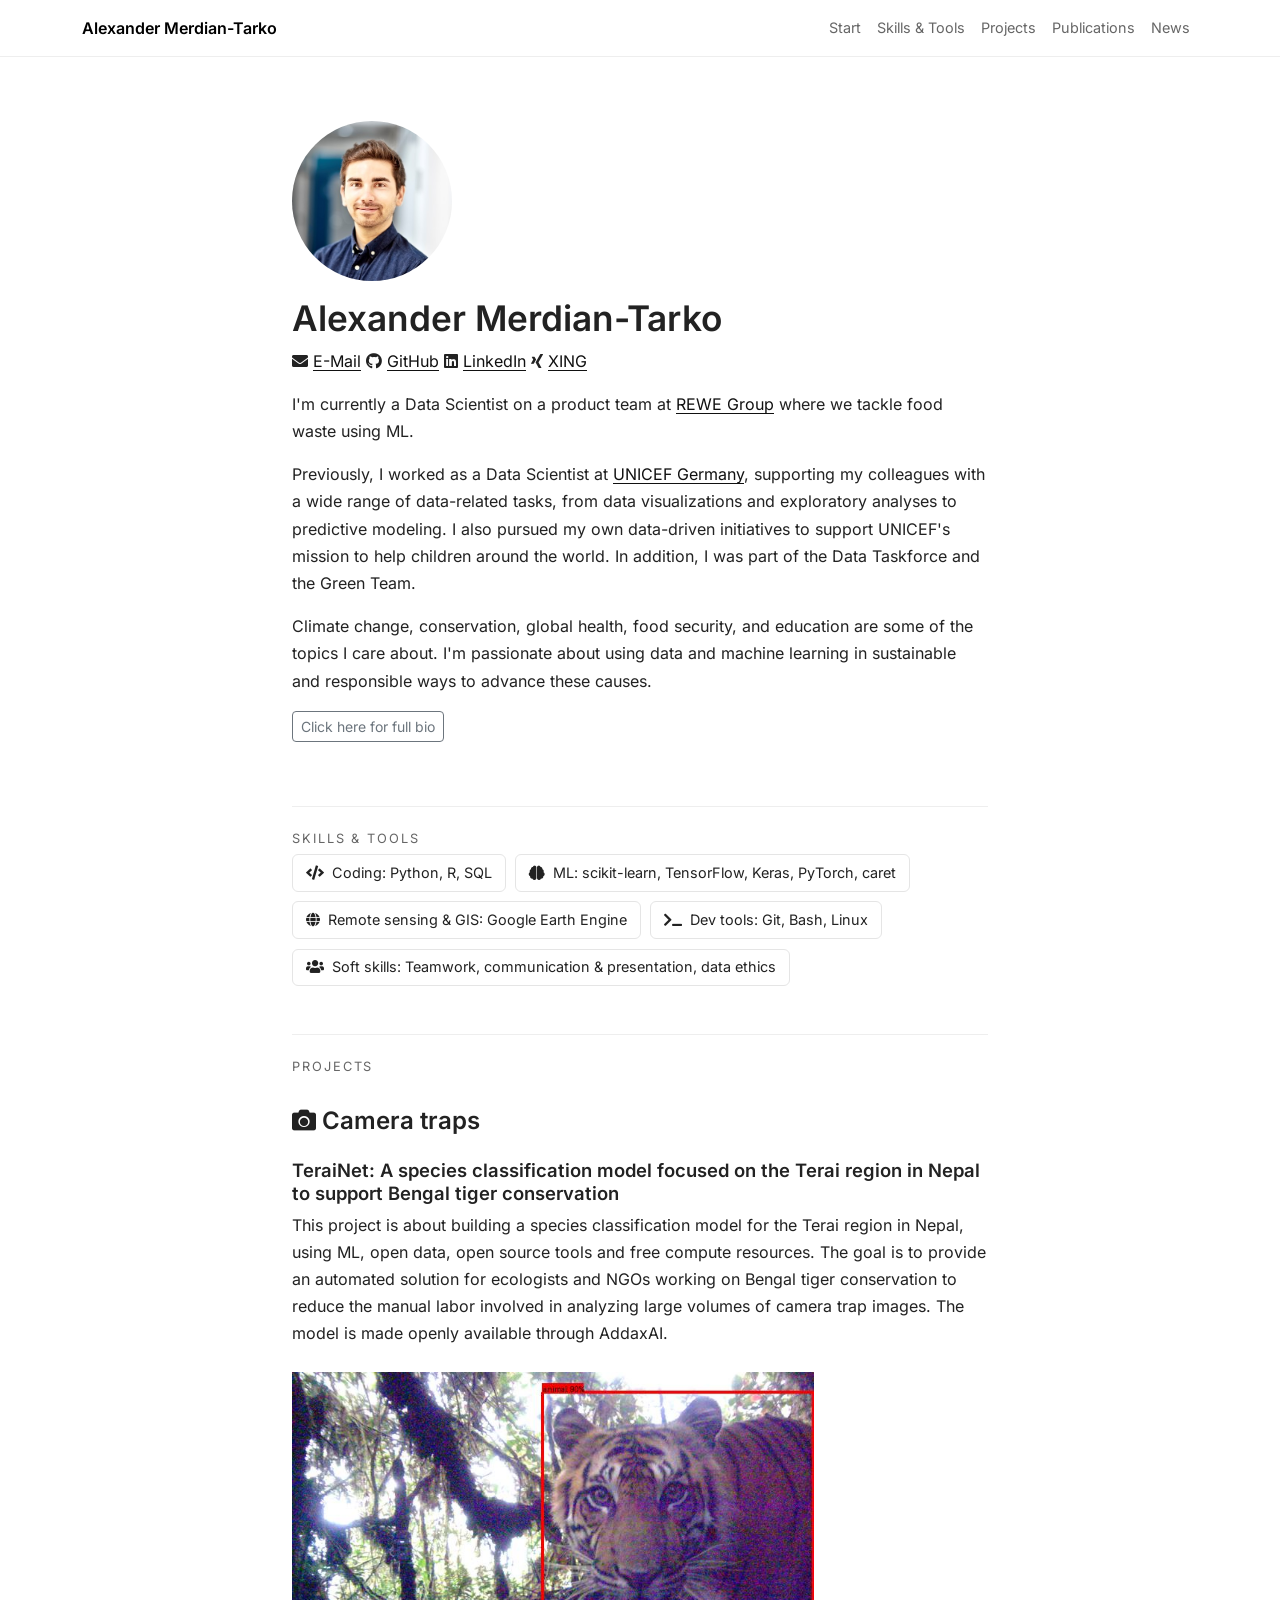
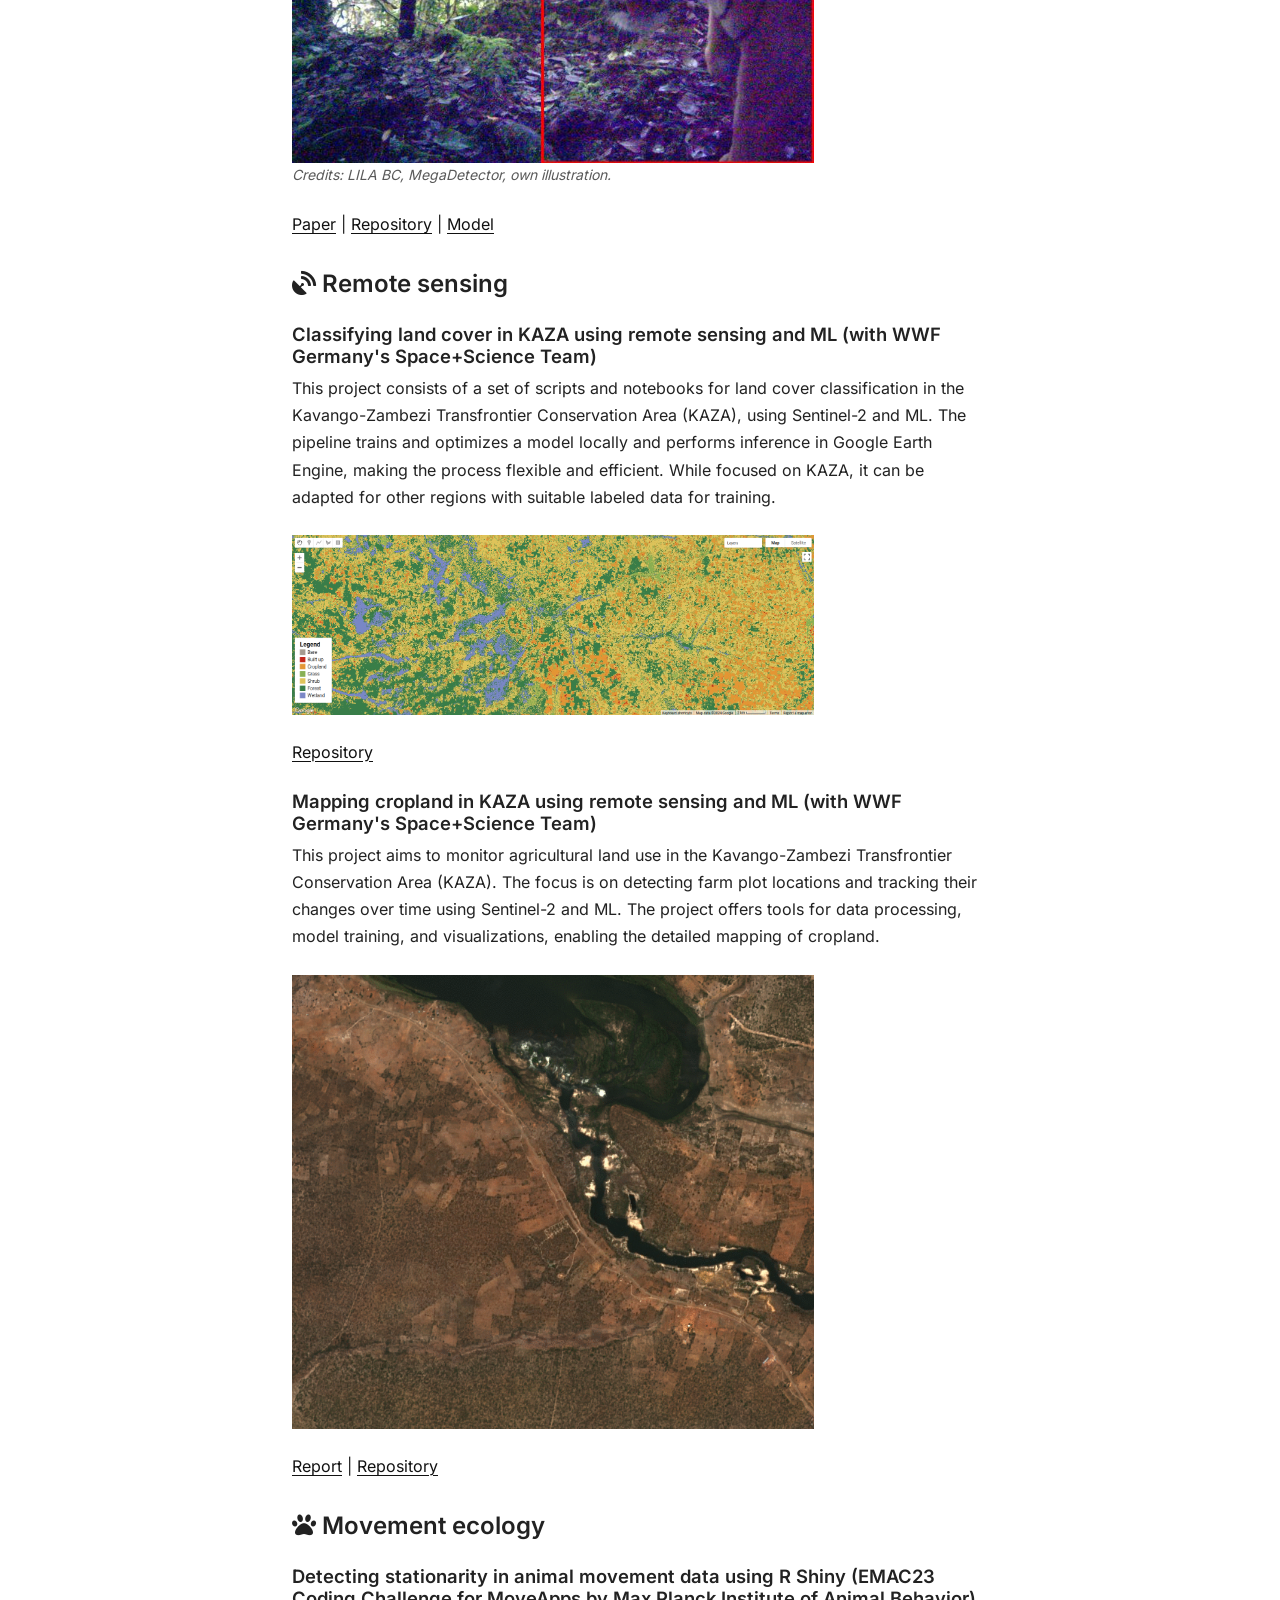
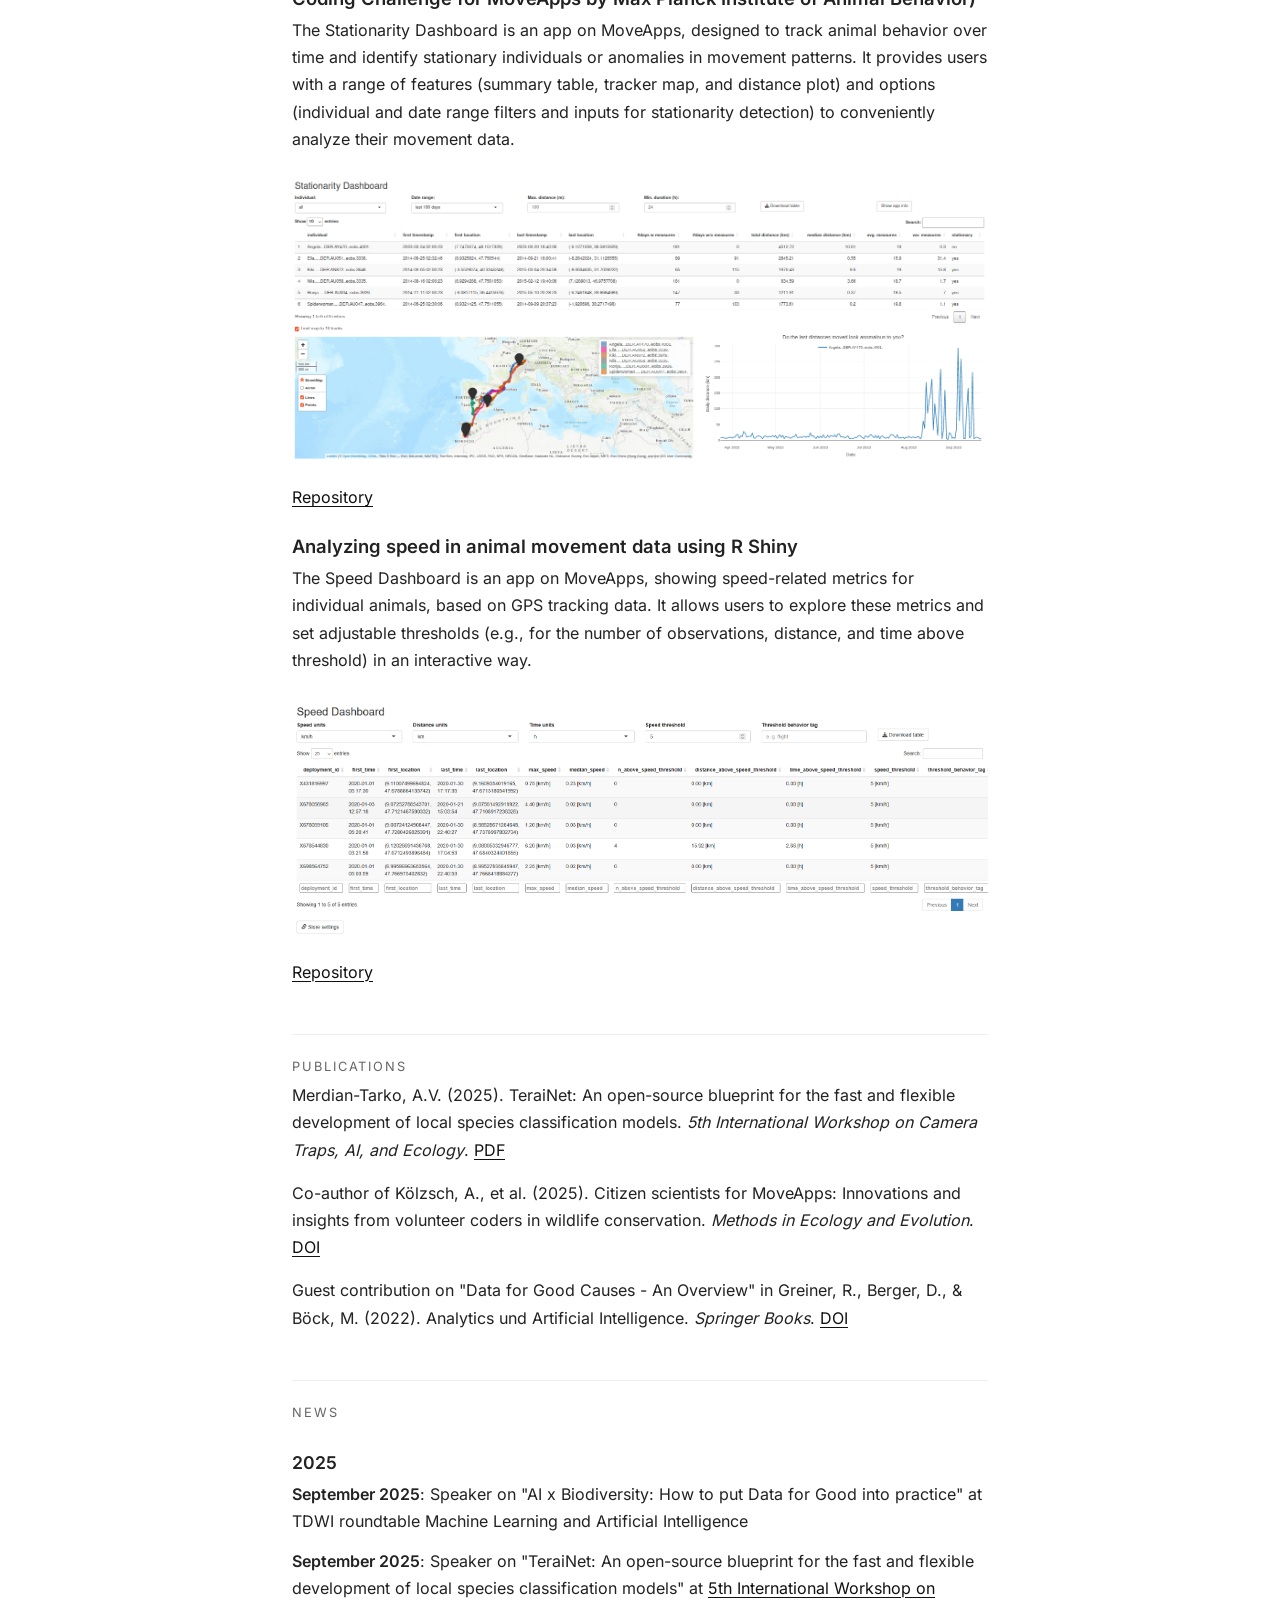
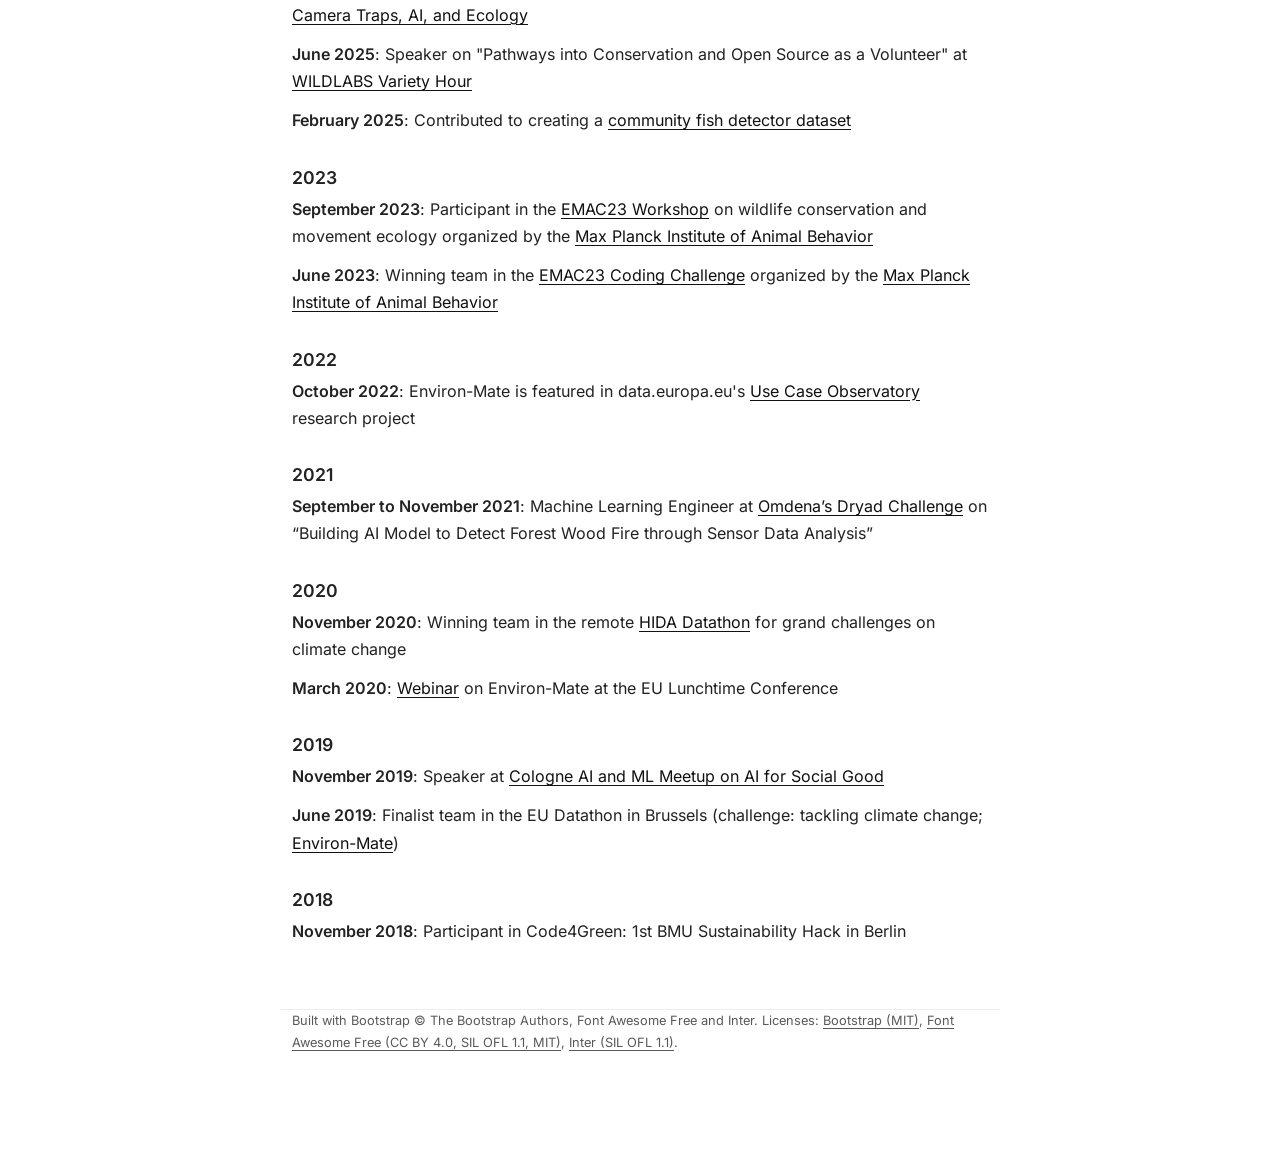
<file: index.html>
<!DOCTYPE html>
<html lang="en">
	<head>
		<meta charset="utf-8">
		<title>Alexander Merdian-Tarko</title>
		<meta name="viewport" content="width=device-width, initial-scale=1.0">
		<meta name="description" content="Data Scientist at REWE Group tackling food waste with ML. Previously UNICEF Germany. Interested in climate change, conservation, global health, food security, education, and responsible data science.">
		<meta name="author" content="Alexander Merdian-Tarko">
		<meta name="theme-color" content="#333333">
		<link rel="canonical" href="https://alexvmt.github.io/">
		<meta property="og:type" content="website">
		<meta property="og:title" content="Alexander Merdian-Tarko">
		<meta property="og:description" content="Data Scientist at REWE Group tackling food waste with ML. Previously UNICEF Germany. Interested in climate change, conservation, global health, food security, education, and responsible data science.">
		<meta property="og:url" content="https://alexvmt.github.io/">
		<meta property="og:image" content="https://alexvmt.github.io/assets/profile_picture.jpg">
		<meta property="og:image:alt" content="Portrait of Alexander Merdian-Tarko">
		<meta name="twitter:card" content="summary">
		<link rel="icon" type="image/png" href="favicon.png" sizes="160x160">
		<link rel="apple-touch-icon" href="assets/apple-touch-icon.png">
		<link rel="manifest" href="site.webmanifest">
		<link href="assets/vendor/bootstrap/bootstrap.min.css" rel="stylesheet">
		<link href="assets/vendor/fontawesome/css/all.min.css" rel="stylesheet">
		<link href="style.css" rel="stylesheet">
	</head>
	<body id="start">
		<a class="skip-link" href="#main">Skip to content</a>
		<nav class="navbar navbar-expand-md sticky-top" aria-label="Main">
			<div class="container">
				<a class="navbar-brand" href="#start">Alexander Merdian-Tarko</a>
				<button class="navbar-toggler" type="button" data-bs-toggle="collapse" data-bs-target="#nav" aria-controls="nav" aria-expanded="false" aria-label="Toggle navigation"><span class="navbar-toggler-icon"></span></button>
				<div class="collapse navbar-collapse" id="nav">
					<ul class="navbar-nav ms-auto">
<li class="nav-item"><a class="nav-link" href="#start">Start</a></li>
<li class="nav-item"><a class="nav-link" href="#skills">Skills &amp; Tools</a></li>
<li class="nav-item"><a class="nav-link" href="#projects">Projects</a></li>
<li class="nav-item"><a class="nav-link" href="#publications">Publications</a></li>
<li class="nav-item"><a class="nav-link" href="#news">News</a></li>
					</ul>
				</div>
			</div>
		</nav>
		<main id="main" class="container page py-5">
			<img class="profile" src="assets/profile_picture.jpg" alt="Portrait of Alexander Merdian-Tarko" width="200" height="200">
			<h1>Alexander Merdian-Tarko</h1>
			<p class="contact">
				<i class="fas fa-envelope" aria-hidden="true"></i> <a class="email" href="#start" data-user="alexandermerdiantarko" data-domain="gmail.com">E-Mail</a>
				<i class="fab fa-github" aria-hidden="true"></i> <a href="https://github.com/alexvmt">GitHub</a>
				<i class="fab fa-linkedin" aria-hidden="true"></i> <a href="https://www.linkedin.com/in/alexandermerdiantarko/">LinkedIn</a>
				<i class="fab fa-xing" aria-hidden="true"></i> <a href="https://www.xing.com/profile/Alexander_MerdianTarko/cv">XING</a>
			</p>
			<p>
				I'm currently a Data Scientist on a product team at <a href="https://www.rewe-group.com/en/">REWE Group</a>
				where we tackle food waste using ML.
			</p>
			<p>
				Previously, I worked as a Data Scientist at <a href="https://www.unicef.de/">UNICEF Germany</a>,
				supporting my colleagues with a wide range of data-related tasks,
				from data visualizations and exploratory analyses to predictive modeling.
				I also pursued my own data-driven initiatives to support UNICEF's mission to help children around the world.
				In addition, I was part of the Data Taskforce and the Green Team.
			</p>
			<p>
				Climate change, conservation, global health, food security, and education are some of the topics I care about.
				I'm passionate about using data and machine learning in sustainable and responsible ways to advance these causes.
			</p>
			<!-- click here for full bio button -->
			<button type="button" class="btn btn-sm btn-outline-secondary bio-toggle" data-bs-toggle="collapse" data-bs-target="#bio" aria-expanded="false" aria-controls="bio">Click here for full bio</button>
			<div class="collapse" id="bio">
				<p>
					I did my MSc in Business Administration, Media and Technology Management at the University of Cologne in Germany,
					focusing on Data Science, Technology Management, and Digital Transformation.
					I was a member of Enactus and spent a term abroad at the Indian Institute of Management Ahmedabad in India.
					I worked at the digital consultancy <a href="https://www.feld-m.de/en/">FELD M</a> in Munich
					as an intern and working student (Digital Analytics)
					and at the tech start-up <a href="https://www.metals-hub.com/">Metalshub</a> in Düsseldorf
					as a working student (Entrepreneurship and Marketing).
				</p>
				<p>
					I did my BSc in Economics and Business Administration at the University of Tübingen in Germany.
					During my bachelor's studies, I was a member of our faculty's student council and Market Team.
					I spent a term abroad at Lomonosov Moscow State University in Russia and another one at Oregon State University in the U.S.
					I worked at the tech start-up <a href="https://kreatize.com/">Kreatize</a> in Berlin
					as an intern and working student (Business Development and Product Management).
				</p>
				<p>
					Besides, I enjoy learning about astronomy, philosophy, and vegan/regional/seasonal cooking.
					I'm a member of the <a href="https://www.volkssternwartekoeln.de/">public observatory in Cologne</a>.
					On occasion I like to participate in hackathons with a positive societal impact.
				</p>
			</div>
			<section id="skills" aria-labelledby="skills-title">
				<h2 id="skills-title">Skills &amp; Tools</h2>
				<div class="skills-container">
					<div class="skill-item"><i class="fas fa-code" aria-hidden="true"></i> Coding: Python, R, SQL</div>
					<div class="skill-item"><i class="fas fa-brain" aria-hidden="true"></i> ML: scikit-learn, TensorFlow, Keras, PyTorch, caret</div>
					<div class="skill-item"><i class="fas fa-globe" aria-hidden="true"></i> Remote sensing &amp; GIS: Google Earth Engine</div>
					<div class="skill-item"><i class="fas fa-terminal" aria-hidden="true"></i> Dev tools: Git, Bash, Linux</div>
					<div class="skill-item"><i class="fas fa-users" aria-hidden="true"></i> Soft skills: Teamwork, communication &amp; presentation, data ethics</div>
				</div>
			</section>
			<section id="projects" aria-labelledby="projects-title">
				<h2 id="projects-title">Projects</h2>
				<h3><i class="fas fa-camera" aria-hidden="true"></i> Camera traps</h3>
				<article class="project">
					<h4>TeraiNet: A species classification model focused on the Terai region in Nepal to support Bengal tiger conservation</h4>
					<p>
						This project is about building a species classification model for the Terai region in Nepal,
						using ML, open data, open source tools and free compute resources.
						The goal is to provide an automated solution for ecologists and NGOs working on Bengal tiger conservation
						to reduce the manual labor involved in analyzing large volumes of camera trap images.
						The model is made openly available through AddaxAI.
					</p>
					<figure class="project-figure">
						<img class="project-img narrow" src="assets/terainet.jpg" alt="Camera trap photo of a Bengal tiger with a detection box labelled animal 90%" width="700" height="525" loading="lazy">
						<figcaption>Credits: LILA BC, MegaDetector, own illustration.</figcaption>
					</figure>
					<p class="project-links">
						<a href="https://github.com/alexvmt/TeraiNet/blob/main/terainet_paper.pdf">Paper</a> |
						<a href="https://github.com/alexvmt/TeraiNet">Repository</a> |
						<a href="https://huggingface.co/alexvmt/TeraiNet">Model</a>
					</p>
				</article>
				<h3><i class="fas fa-satellite-dish" aria-hidden="true"></i> Remote sensing</h3>
				<article class="project">
					<h4>Classifying land cover in KAZA using remote sensing and ML (with WWF Germany's Space+Science Team)</h4>
					<p>
						This project consists of a set of scripts and notebooks for land cover classification in the Kavango-Zambezi
						Transfrontier Conservation Area (KAZA), using Sentinel-2 and ML.
						The pipeline trains and optimizes a model locally and performs inference in Google Earth Engine, making the process flexible and efficient.
						While focused on KAZA, it can be adapted for other regions with suitable labeled data for training.
					</p>
					<figure class="project-figure">
						<img class="project-img narrow" src="assets/example_land_cover_map.png" alt="Land cover map with a legend for bare, built up, cropland, grass, shrub, forest, and wetland" width="1526" height="525" loading="lazy">
					</figure>
					<p class="project-links">
						<a href="https://github.com/alexvmt/land_cover_classification_kaza">Repository</a>
					</p>
				</article>
				<article class="project">
					<h4>Mapping cropland in KAZA using remote sensing and ML (with WWF Germany's Space+Science Team)</h4>
					<p>
						This project aims to monitor agricultural land use in the Kavango-Zambezi Transfrontier Conservation Area (KAZA).
						The focus is on detecting farm plot locations and tracking their changes over time using Sentinel-2 and ML.
						The project offers tools for data processing, model training, and visualizations, enabling the detailed mapping of cropland.
					</p>
					<figure class="project-figure">
						<img class="project-img narrow" src="assets/cropland_mapping_sioma_2020.gif" alt="Animated satellite imagery of farm plots and a river near Sioma in 2020" width="693" height="603" loading="lazy">
					</figure>
					<p class="project-links">
						<a href="https://github.com/alexvmt/farm_plot_detection/blob/main/report.pdf">Report</a> |
						<a href="https://github.com/alexvmt/farm_plot_detection">Repository</a>
					</p>
				</article>
				<h3><i class="fas fa-paw" aria-hidden="true"></i> Movement ecology</h3>
				<article class="project">
					<h4>Detecting stationarity in animal movement data using R Shiny (EMAC23 Coding Challenge for MoveApps by Max Planck Institute of Animal Behavior)</h4>
					<p>
						The Stationarity Dashboard is an app on MoveApps,
						designed to track animal behavior over time and identify stationary individuals or anomalies in movement patterns.
						It provides users with a range of features (summary table, tracker map, and distance plot)
						and options (individual and date range filters and inputs for stationarity detection) to conveniently analyze their movement data.
					</p>
					<figure class="project-figure">
						<img class="project-img" src="assets/stationarity_dashboard.png" alt="Stationarity Dashboard with a summary table, a tracker map, and a distance plot" width="1522" height="619" loading="lazy">
					</figure>
					<p class="project-links">
						<a href="https://github.com/alexvmt/stationarity_dashboard">Repository</a>
					</p>
				</article>
				<article class="project">
					<h4>Analyzing speed in animal movement data using R Shiny</h4>
					<p>
						The Speed Dashboard is an app on MoveApps, showing speed-related metrics for individual animals,
						based on GPS tracking data. It allows users to explore these metrics
						and set adjustable thresholds (e.g., for the number of observations, distance, and time above threshold)
						in an interactive way.
					</p>
					<figure class="project-figure">
						<img class="project-img" src="assets/speed_dashboard.png" alt="App showing animal speed in a table with unit and threshold controls" width="1910" height="619" loading="lazy">
					</figure>
					<p class="project-links">
						<a href="https://github.com/alexvmt/speed-dashboard">Repository</a>
					</p>
				</article>
			</section>
			<section id="publications" aria-labelledby="publications-title">
				<h2 id="publications-title">Publications</h2>
				<p>
					Merdian-Tarko, A.V. (2025). TeraiNet: An open-source blueprint for the fast and flexible development of local species classification models. <i>5th International Workshop on Camera Traps, AI, and Ecology</i>. <a href="https://github.com/alexvmt/TeraiNet/blob/main/terainet_paper.pdf" target="_blank" rel="noopener noreferrer">PDF</a>
				</p>
				<p>
					Co-author of Kölzsch, A., et al. (2025). Citizen scientists for MoveApps: Innovations and insights from volunteer coders in wildlife conservation. <i>Methods in Ecology and Evolution</i>. <a href="https://doi.org/10.1111/2041-210X.70101" target="_blank" rel="noopener noreferrer">DOI</a>
				</p>
				<p>
					Guest contribution on "Data for Good Causes - An Overview" in Greiner, R., Berger, D., &amp; Böck, M. (2022). Analytics und Artificial Intelligence. <i>Springer Books</i>. <a href="https://doi.org/10.1007/978-3-658-38159-2" target="_blank" rel="noopener noreferrer">DOI</a>
				</p>
			</section>
			<section id="news" aria-labelledby="news-title">
				<h2 id="news-title">News</h2>
				<h3 class="news-year">2025</h3>
				<ul class="news-list">
					<li><time datetime="2025-09">September 2025</time>: Speaker on "AI x Biodiversity: How to put Data for Good into practice" at TDWI roundtable Machine Learning and Artificial Intelligence</li>
					<li><time datetime="2025-09">September 2025</time>: Speaker on "TeraiNet: An open-source blueprint for the fast and flexible development of local species classification models" at <a href="https://camtrapai.github.io/workshop-2025.html">5th International Workshop on Camera Traps, AI, and Ecology</a></li>
					<li><time datetime="2025-06">June 2025</time>: Speaker on "Pathways into Conservation and Open Source as a Volunteer" at <a href="https://wildlabs.net/event/variety-hour-june-2025">WILDLABS Variety Hour</a></li>
					<li><time datetime="2025-02">February 2025</time>: Contributed to creating a <a href="https://github.com/filippovarini/community-fish-detector-dataset">community fish detector dataset</a></li>
				</ul>
				<h3 class="news-year">2023</h3>
				<ul class="news-list">
					<li><time datetime="2023-09">September 2023</time>: Participant in the <a href="https://www.ab.mpg.de/events/35372/332793">EMAC23 Workshop</a> on wildlife conservation and movement ecology organized by the <a href="https://www.ab.mpg.de/">Max Planck Institute of Animal Behavior</a></li>
					<li><time datetime="2023-06">June 2023</time>: Winning team in the <a href="https://www.exc.uni-konstanz.de/collective-behaviour/news-and-events/news/details/emac23-coding-challenge-participate-now/">EMAC23 Coding Challenge</a> organized by the <a href="https://www.ab.mpg.de/">Max Planck Institute of Animal Behavior</a></li>
				</ul>
				<h3 class="news-year">2022</h3>
				<ul class="news-list">
					<li><time datetime="2022-10">October 2022</time>: Environ-Mate is featured in data.europa.eu's <a href="https://data.europa.eu/en/academy/stories-use-case-observatory">Use Case Observatory</a> research project</li>
				</ul>
				<h3 class="news-year">2021</h3>
				<ul class="news-list">
					<li><span class="date">September to November 2021</span>: Machine Learning Engineer at <a href="https://omdena.com/projects/wood-fire/">Omdena’s Dryad Challenge</a> on “Building AI Model to Detect Forest Wood Fire through Sensor Data Analysis”</li>
				</ul>
				<h3 class="news-year">2020</h3>
				<ul class="news-list">
					<li><time datetime="2020-11">November 2020</time>: Winning team in the remote <a href="https://www.helmholtz-hida.de/en/events/hida-datathon/">HIDA Datathon</a> for grand challenges on climate change</li>
					<li><time datetime="2020-03">March 2020</time>: <a href="https://www.youtube.com/watch?v=QJJ3z9TrWFQ">Webinar</a> on Environ-Mate at the EU Lunchtime Conference</li>
				</ul>
				<h3 class="news-year">2019</h3>
				<ul class="news-list">
					<li><time datetime="2019-11">November 2019</time>: Speaker at <a href="https://www.meetup.com/de-DE/cologne-ai-and-machine-learning-meetup/events/263489876/">Cologne AI and ML Meetup on AI for Social Good</a></li>
					<li><time datetime="2019-06">June 2019</time>: Finalist team in the EU Datathon in Brussels (challenge: tackling climate change; <a href="https://github.com/environ-mate/app">Environ-Mate</a>)</li>
				</ul>
				<h3 class="news-year">2018</h3>
				<ul class="news-list">
					<li><time datetime="2018-11">November 2018</time>: Participant in Code4Green: 1st BMU Sustainability Hack in Berlin</li>
				</ul>
			</section>
		</main>
		<footer class="container page site-footer">
			<p>
				Built with Bootstrap &copy; The Bootstrap Authors, Font Awesome Free and Inter.
				Licenses:
				<a href="assets/vendor/bootstrap/LICENSE.txt">Bootstrap (MIT)</a>,
				<a href="assets/vendor/fontawesome/LICENSE.txt">Font Awesome Free (CC BY 4.0, SIL OFL 1.1, MIT)</a>,
				<a href="assets/fonts/inter/LICENSE.txt">Inter (SIL OFL 1.1)</a>.
			</p>
		</footer>
		<button type="button" id="back-to-start" class="btn btn-dark rounded-pill" aria-label="Back to top">↑ Back</button>
		<script src="assets/vendor/bootstrap/bootstrap.bundle.min.js"></script>
		<script>
			// assemble the email link so the address is not in the plain HTML
			var emailLink = document.querySelector('.email');
			emailLink.href = 'mailto:' + emailLink.dataset.user + '@' + emailLink.dataset.domain;

			var backButton = document.getElementById('back-to-start');
			window.addEventListener('scroll', function () {
				var scrolled = document.body.scrollTop > 200 || document.documentElement.scrollTop > 200;
				backButton.classList.toggle('visible', scrolled);
			}, { passive: true });

			// scroll to top (smooth unless reduced motion is requested, see CSS)
			backButton.addEventListener('click', function () {
				window.scrollTo({ top: 0 });
			});
		</script>
	</body>
</html>
</file>
<file: style.css>
@font-face {
	font-family: "Inter";
	font-style: normal;
	font-weight: 300;
	font-display: swap;
	src: url("assets/fonts/inter/inter-latin-300-normal.woff2") format("woff2");
}

@font-face {
	font-family: "Inter";
	font-style: normal;
	font-weight: 400;
	font-display: swap;
	src: url("assets/fonts/inter/inter-latin-400-normal.woff2") format("woff2");
}

@font-face {
	font-family: "Inter";
	font-style: normal;
	font-weight: 600;
	font-display: swap;
	src: url("assets/fonts/inter/inter-latin-600-normal.woff2") format("woff2");
}

:root {
	--text: #222;
	--muted: #595959;
	--label: #666;
	--background: #fff;
	--border: #eee;
	--chip-border: #e5e5e5;
	--focus: #1a73e8;
}

html {
	scroll-behavior: smooth;
	scroll-padding-top: 80px;
}

@media (prefers-reduced-motion: reduce) {
	html {
		scroll-behavior: auto;
	}
}

body {
	font-family: "Inter", sans-serif;
	color: var(--text);
	background: var(--background);
	line-height: 1.7;
}

img {
	max-width: 100%;
	height: auto;
}

:focus-visible {
	outline: 2px solid var(--focus);
	outline-offset: 2px;
}

.skip-link {
	position: absolute;
	top: -100px;
	left: 10px;
	z-index: 2000;
	background: #111;
	color: #fff;
	padding: 0.5rem 1rem;
}

.skip-link:focus {
	top: 10px;
}

.navbar {
	background: var(--background);
	border-bottom: 1px solid var(--border);
}

.navbar-brand {
	font-weight: 600;
	font-size: 1rem;
}

.nav-link {
	color: var(--label);
	font-size: 0.9rem;
}

.nav-link:hover,
.nav-link:focus-visible {
	color: #000;
}

a {
	color: #111;
	text-underline-offset: 3px;
}

a:hover {
	color: var(--label);
}

h1 {
	font-weight: 600;
	font-size: 2.2rem;
	margin-top: 1rem;
}

h2 {
	font-size: 0.8rem;
	text-transform: uppercase;
	letter-spacing: 0.15em;
	color: var(--label);
	border-top: 1px solid var(--border);
	padding-top: 1.5rem;
	margin-top: 3rem;
}

h3,
h4 {
	font-weight: 600;
}

h3 {
	font-size: 1.5rem;
	margin-top: 2rem;
}

h4 {
	font-size: 1.15rem;
	margin-top: 1.5rem;
}

.profile {
	width: 160px;
	height: 160px;
	object-fit: cover;
	border-radius: 50%;
	display: block;
	margin-top: 1rem;
}

.skills-container {
	display: flex;
	flex-wrap: wrap;
	gap: 0.6rem;
}

.skill-item {
	display: flex;
	align-items: center;
	gap: 0.5rem;
	font-size: 0.9rem;
	border: 1px solid var(--chip-border);
	border-radius: 6px;
	padding: 0.35rem 0.8rem;
}

.bio-toggle {
	margin-bottom: 1rem;
}

.page {
	max-width: 720px;
}

.site-footer {
	border-top: 1px solid var(--border);
	padding-bottom: 5rem;
	font-size: 0.8rem;
	color: var(--muted);
}

.site-footer a {
	color: var(--muted);
}

.project-figure {
	margin: 1.5rem 0;
}

.project-img.narrow {
	max-width: 75%;
}

.project-figure figcaption {
	font-size: 0.875rem;
	font-style: italic;
	color: var(--muted);
}

.news-year {
	font-size: 1.1rem;
	margin-top: 2rem;
}

.news-list {
	list-style: none;
	padding: 0;
}

.news-list li {
	margin-bottom: 0.75rem;
}

.news-list time,
.news-list .date {
	font-weight: 600;
}

#back-to-start {
	position: fixed;
	bottom: 1rem;
	right: 1rem;
	display: none;
	z-index: 1030;
}

#back-to-start.visible {
	display: block;
}

@media print {
	.navbar,
	.skip-link,
	.bio-toggle,
	.site-footer,
	#back-to-start {
		display: none !important;
	}

	#bio {
		display: block !important;
	}

	a[href^="http"]::after {
		content: " (" attr(href) ")";
		font-size: 0.8em;
	}
}
</file>
